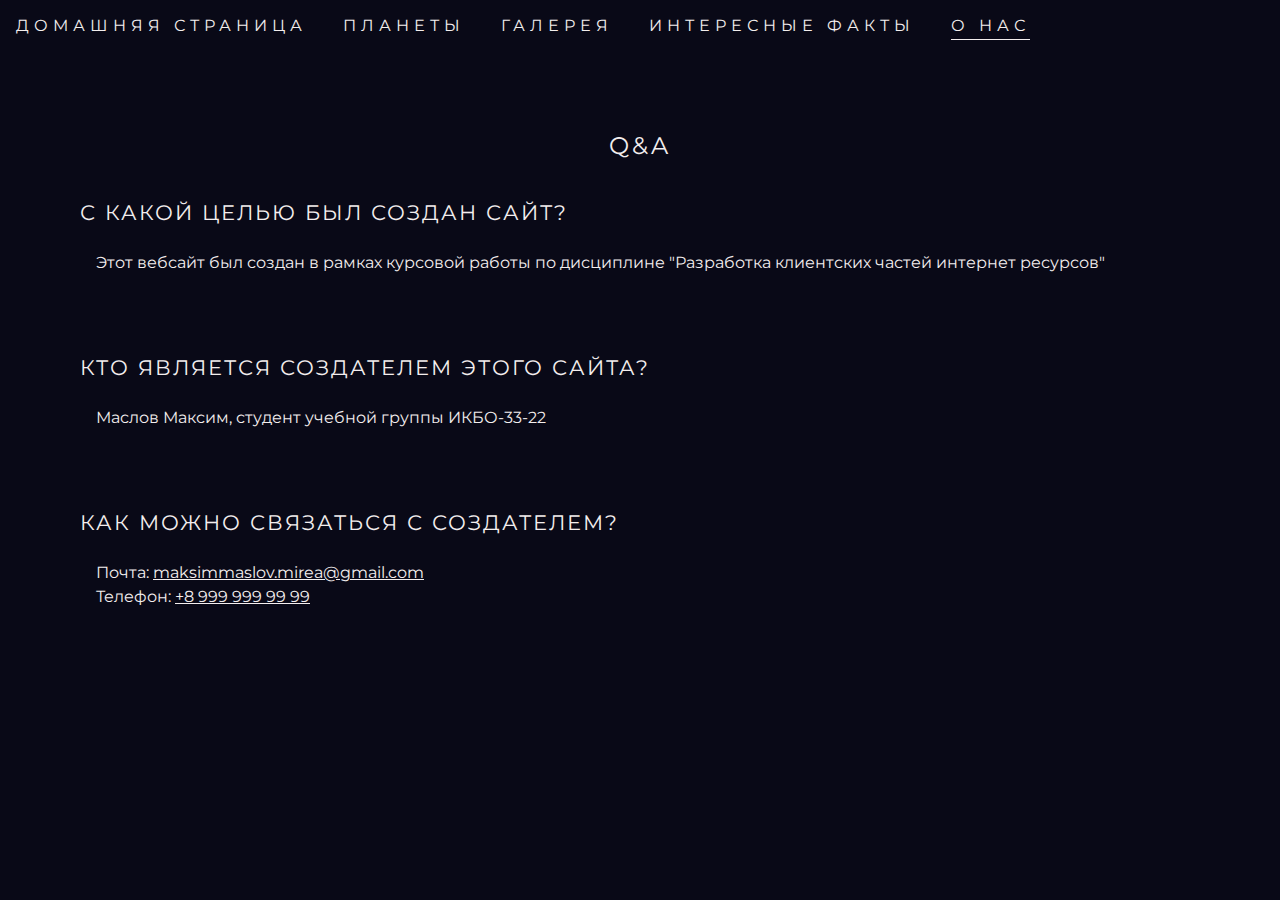
<file: pages/about.html>
<!DOCTYPE html>
<html lang="en">
<head>
    <meta charset="UTF-8">
    <meta name="viewport" content="width=device-width, initial-scale=1.0">
    <meta name="theme-color" content="#090917">
        <link rel="icon" href="../favicon-16x16.png" sizes="16x16" />
    <link rel="icon" href="../favicon-32x32.png" sizes="32x32" />
    <meta name="description" content="о нас">
    <meta name="msapplication-TileColor" content="#13263c">
    <meta name="theme-color" content="#ffffff">
    <title>О нас</title>
    <link rel="stylesheet" href="../css/articles.css"></link>
    <script defer src="../script.js"></script>
</head>
<style>
article p {
    margin-bottom: 5rem;
}
.links {
margin-bottom: 5rem;
}
</style>
<body>
    <div class="wrapper">
        <!--navbar start-->
        <nav>
            <div class="links">
                <ul>
					<li><a href="../index.html">домашняя страница</a></li>
                    <li><a href="../pages/planets.html">планеты</a></li>
                    <li><a href="../pages/gallery.html">галерея</a></li>
                    <li><a href="../pages/facts.html">интересные факты</a></li>
                    <li class="current-page"><a href="../pages/about.html">о нас</a></li>
                </ul>
            </div>
            <div role="button" class="hamburger-menu">
                <div class="bars"></div>
            </div>
            <div class="overlay"></div>
        </nav>
        <!--navbar end-->
        
        <!--main start-->
        <main>
            <article>
				<header> <h1> Q&A </h1> </header>
                <h2>
                    с какой целью был создан сайт?
                </h2>                
                <p>
					Этот вебсайт был создан в рамках курсовой работы по дисциплине "Разработка клиентских частей интернет ресурсов"
                </p>
				<h2> кто является создателем этого сайта? </h2>
                <p>
					Маслов Максим, студент учебной группы ИКБО-33-22 
                </p>
                <h2>
                    Как можно связаться с создателем?
                </h2>
				<p> 
				Почта: <a href="mailto:maksimmaslov.mirea@gmail.com">maksimmaslov.mirea@gmail.com</a> 
				<br>
				Телефон: <a href="tel:89999999999">+8 999 999 99 99</a>
				</p>
                
            </article>
        </main>
        <!--main end-->
    </div>
</body>
</html>
</file>
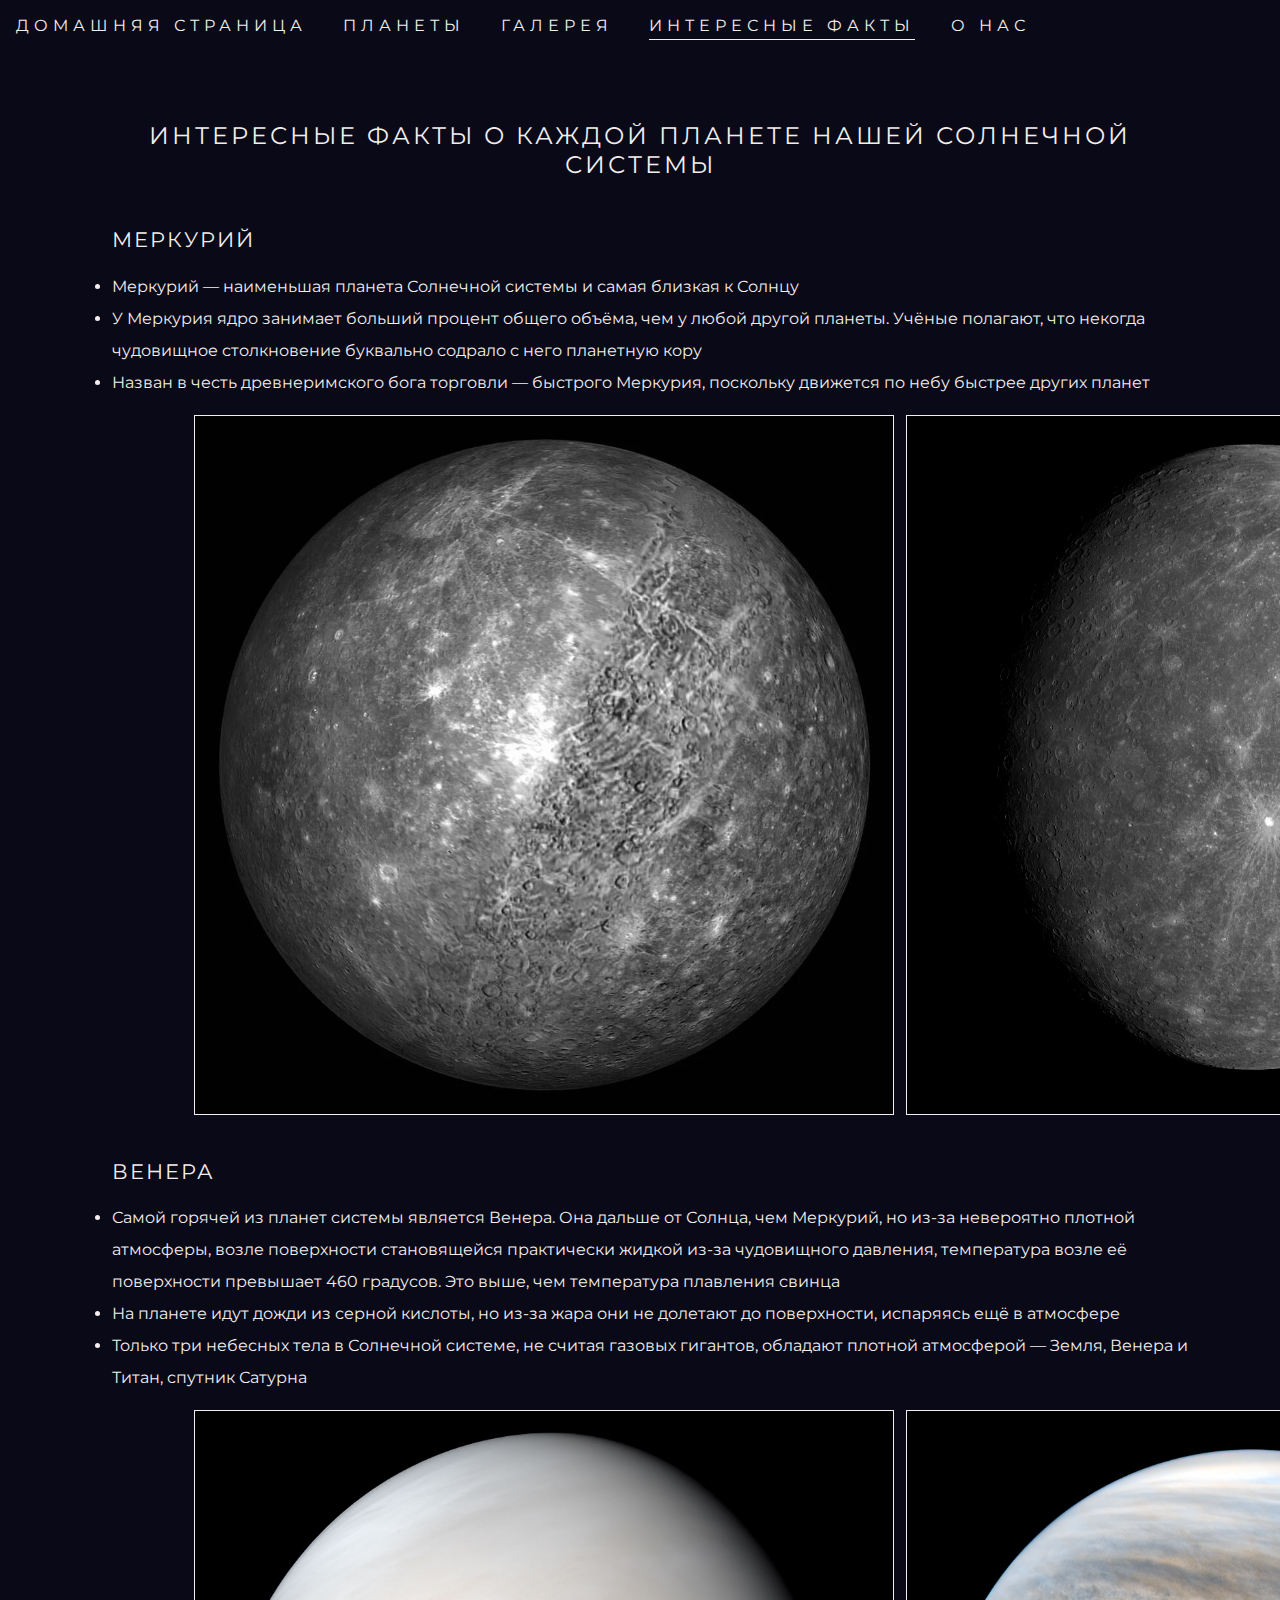
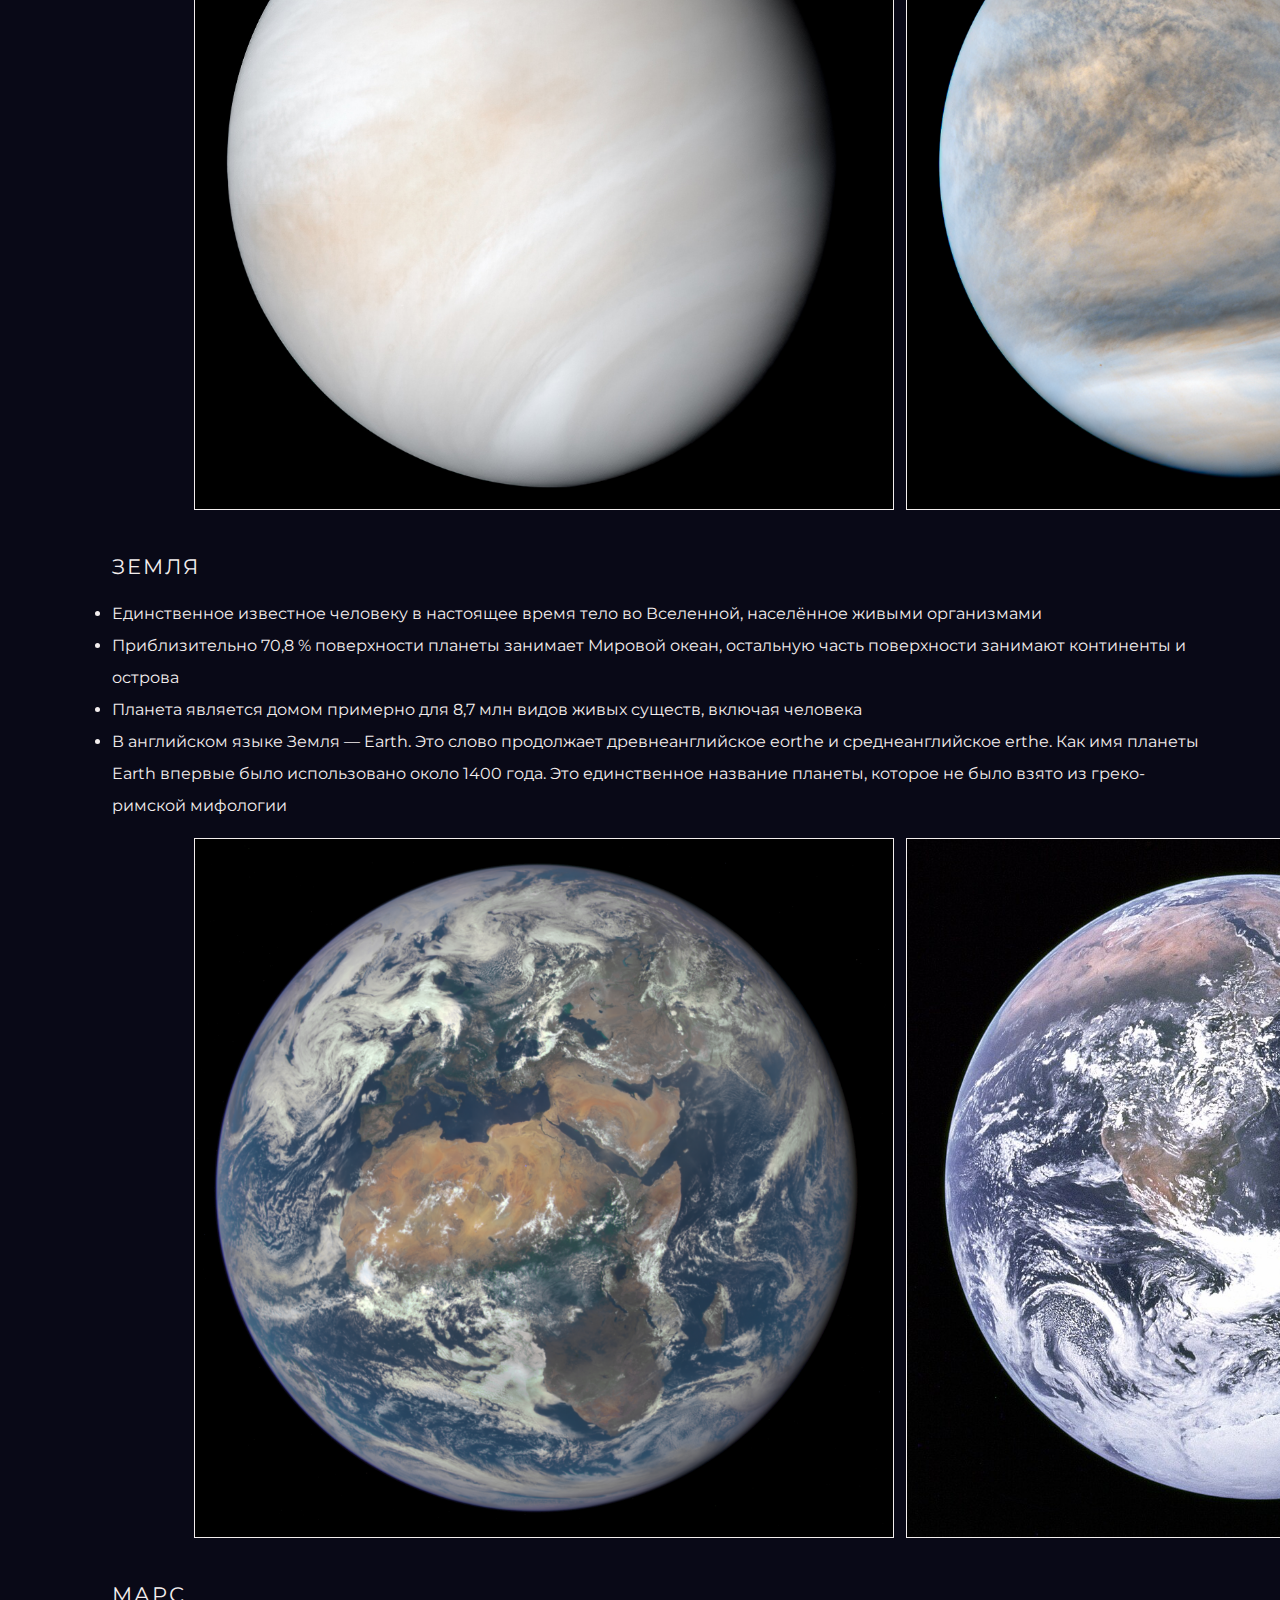
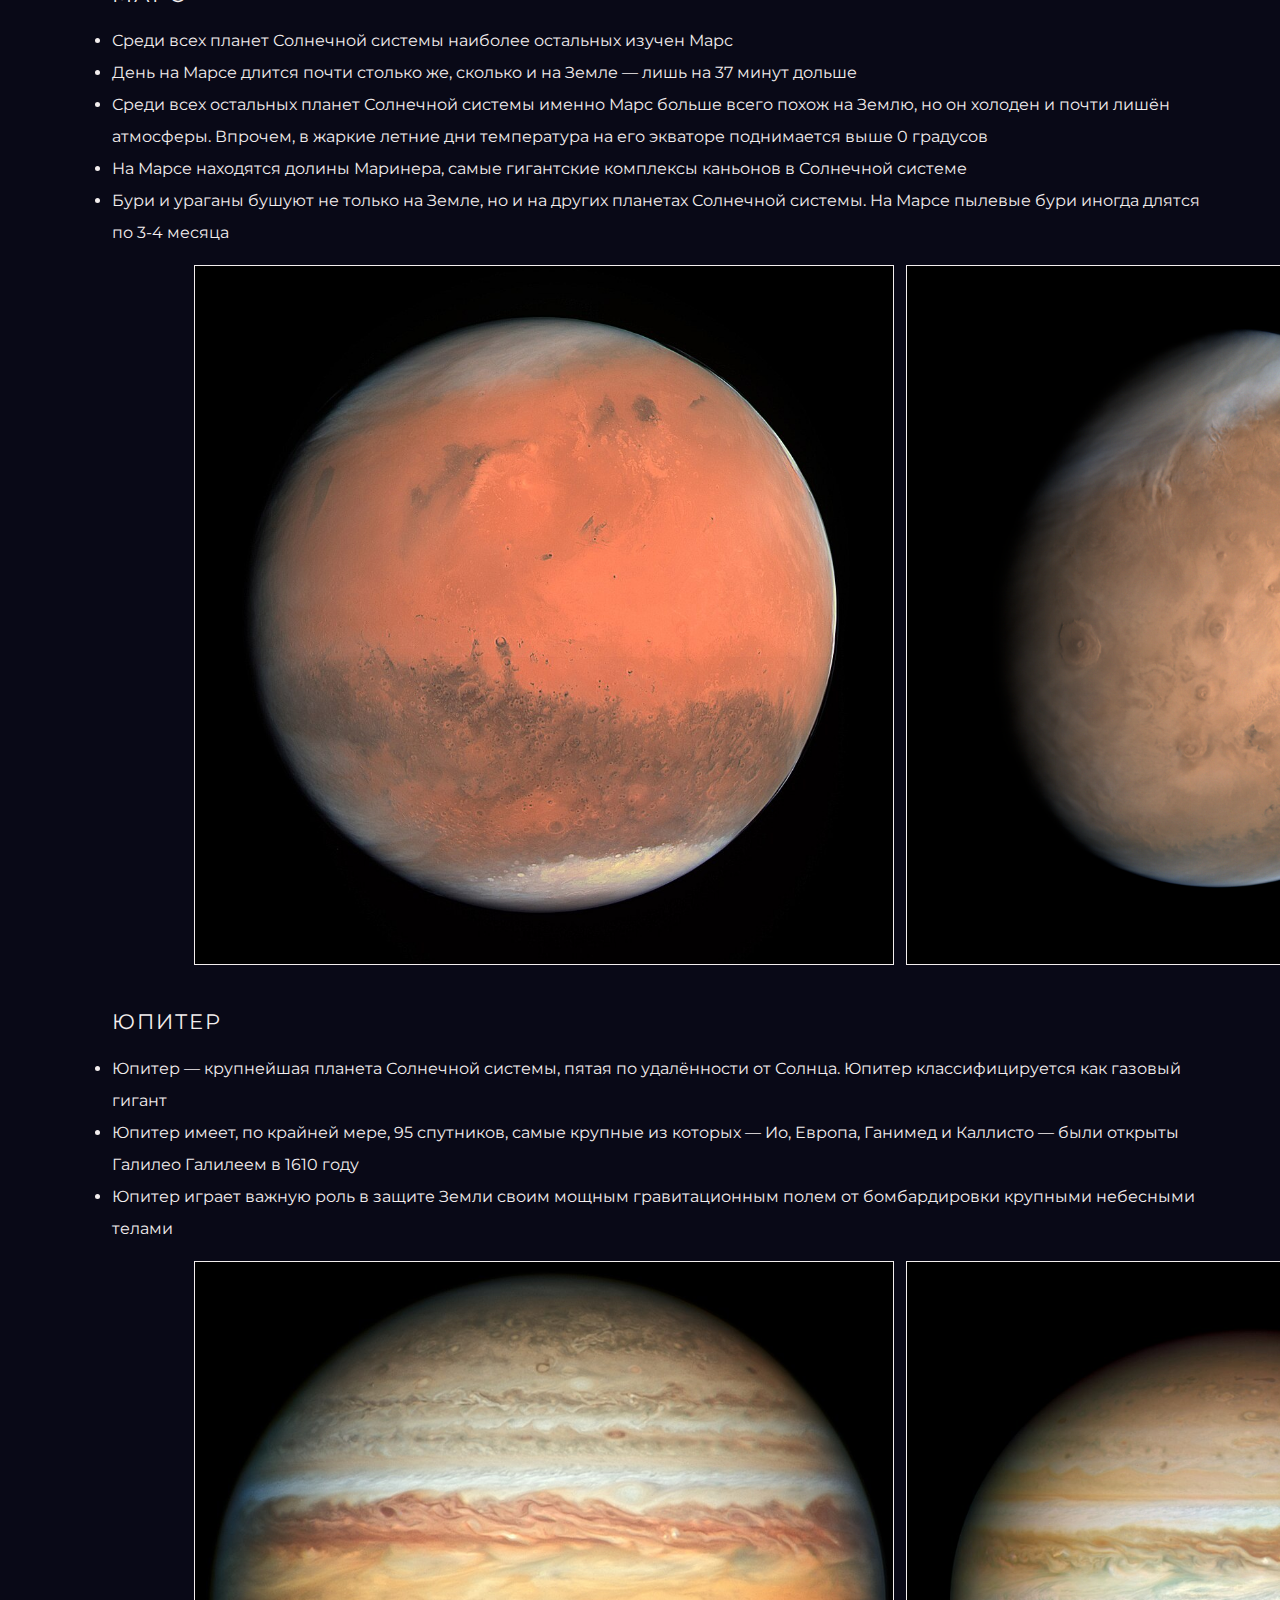
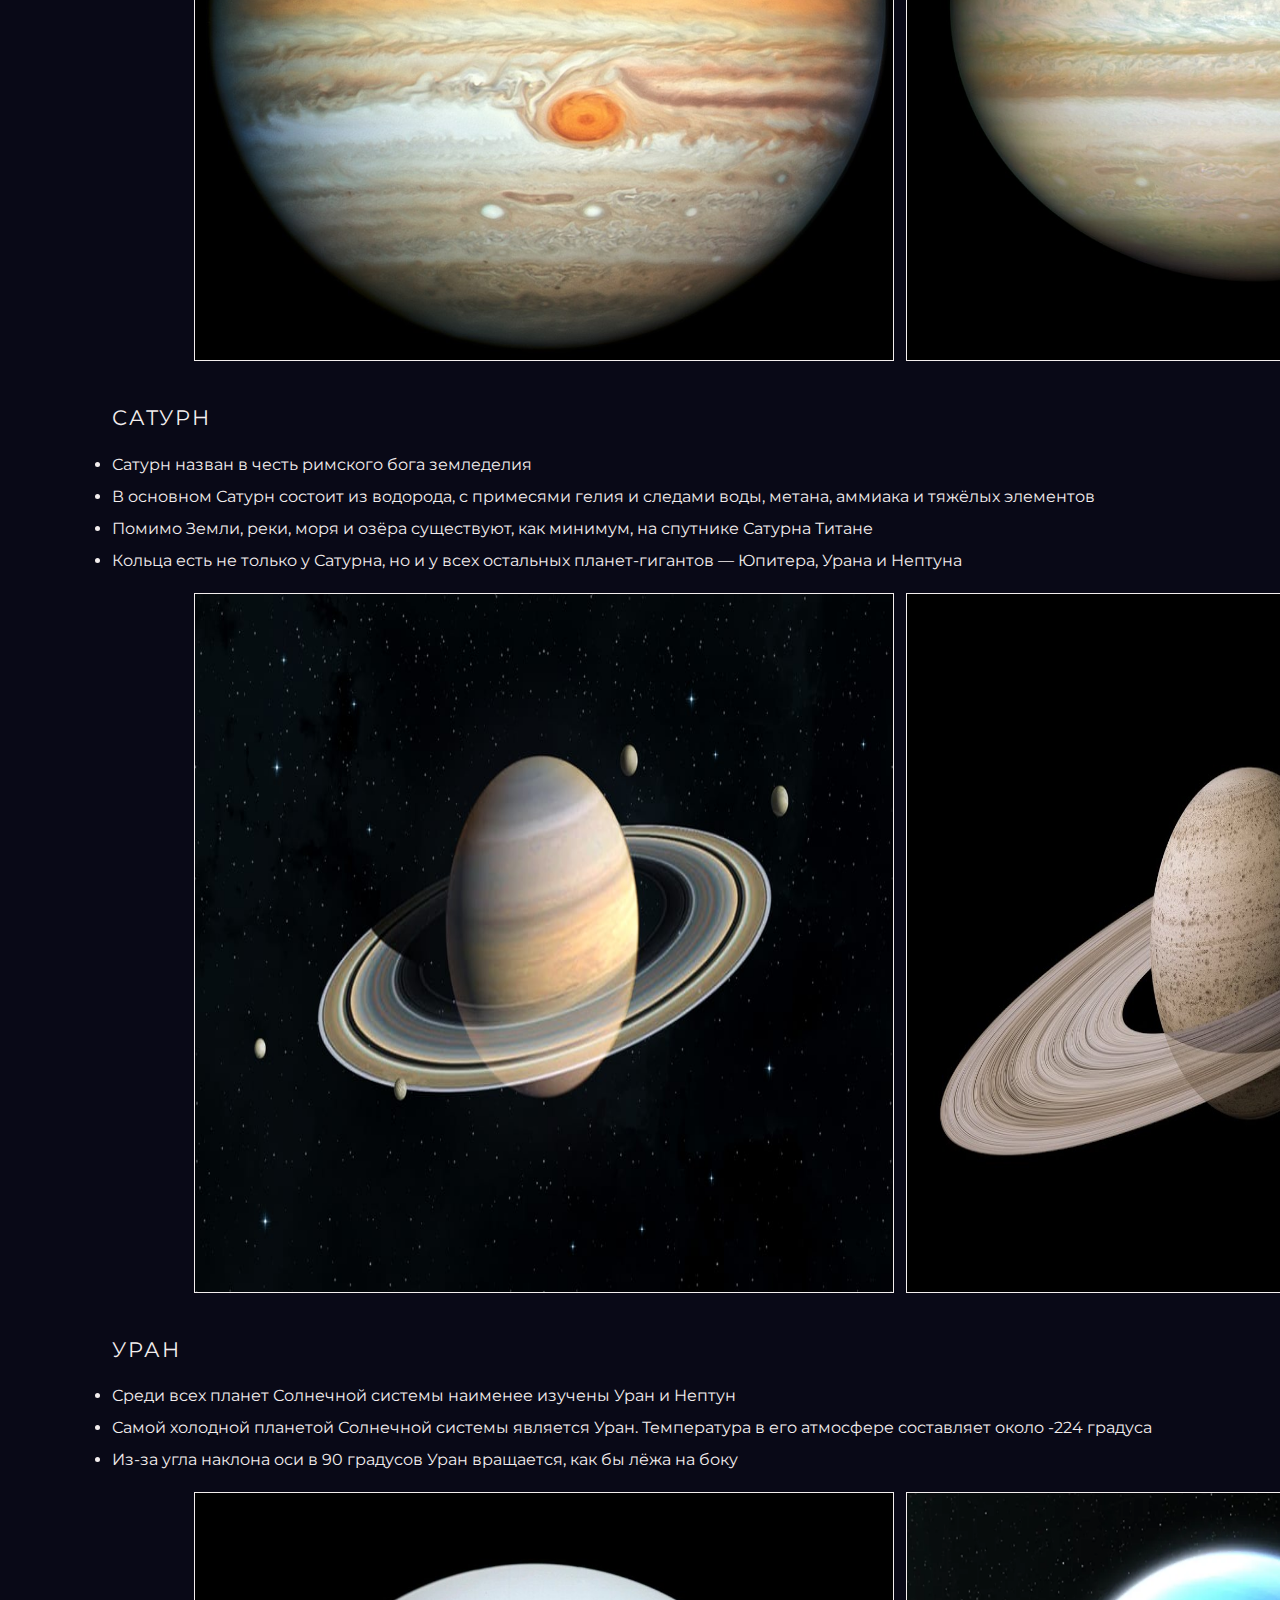
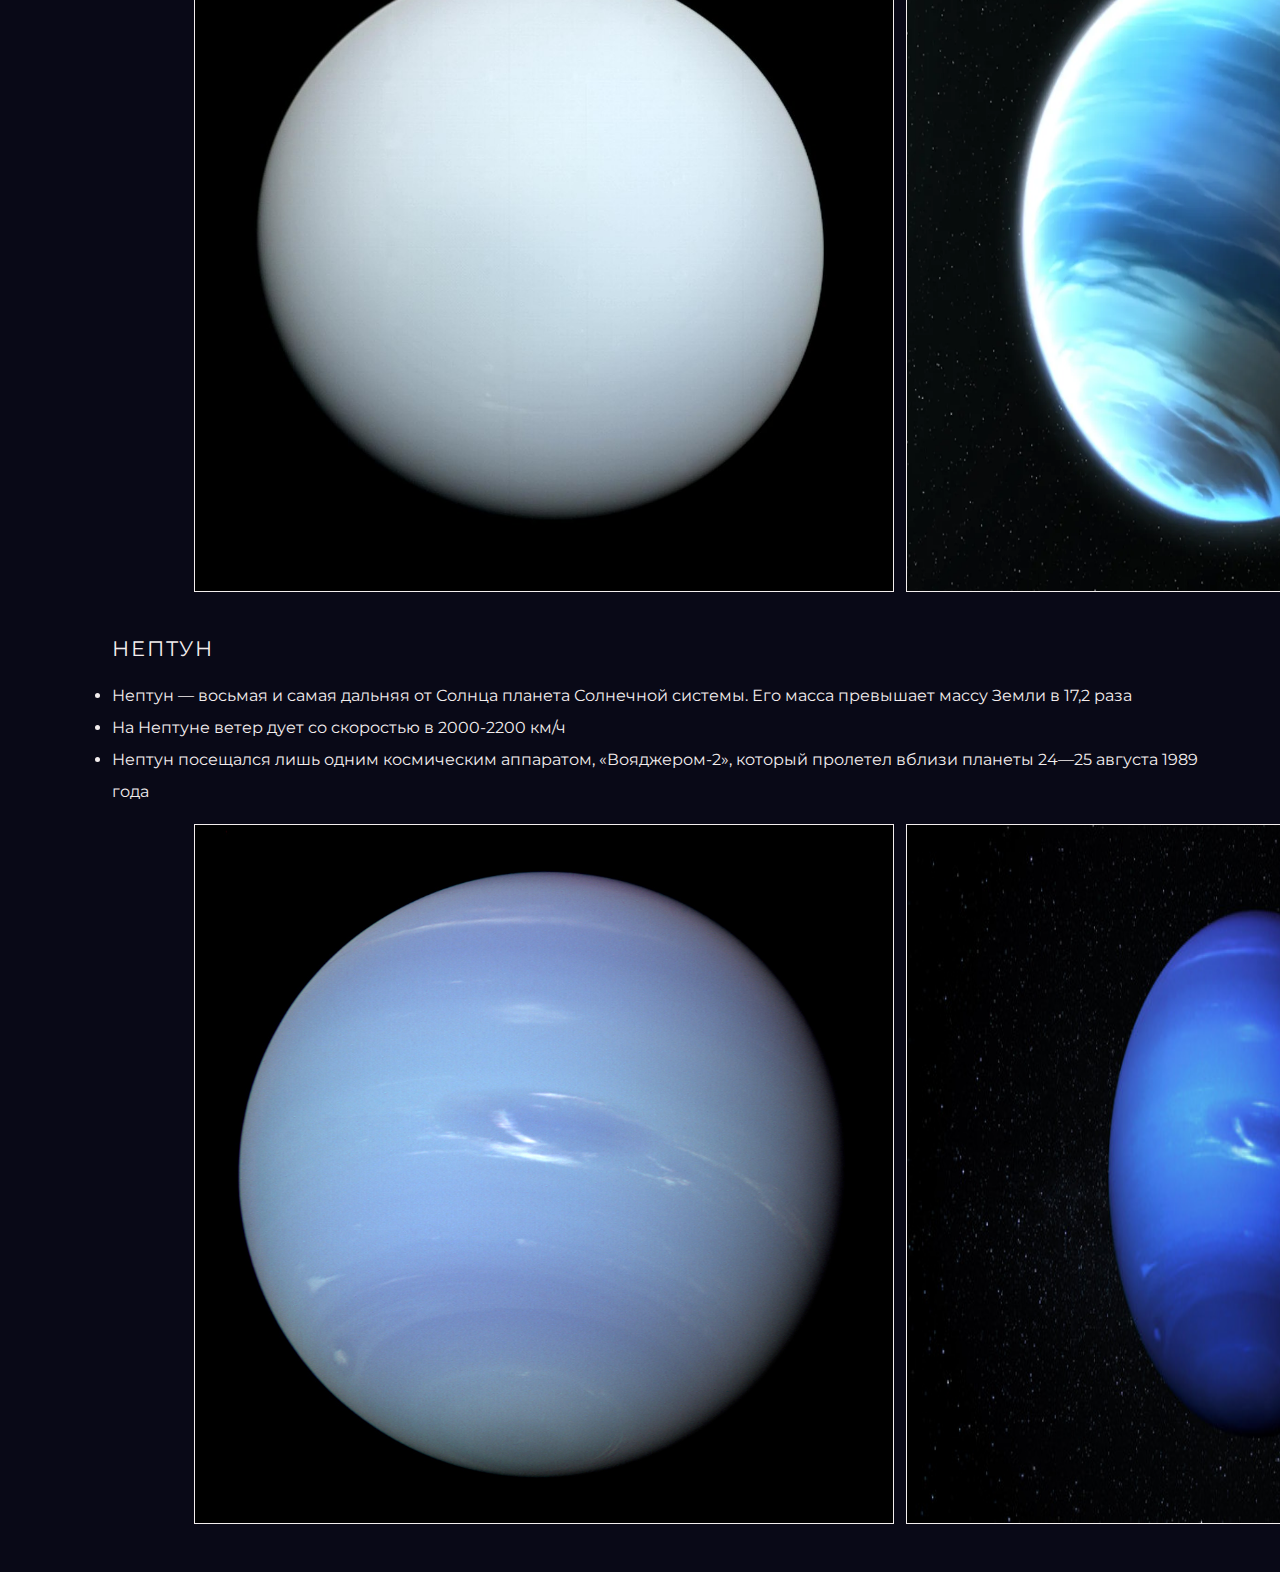
<file: pages/facts.html>
<!DOCTYPE html>
<html lang="en">
<head>
    <meta charset="UTF-8">
    <meta name="viewport" content="width=device-width, initial-scale=1.0">
    <meta name="theme-color" content="#090917">
        <link rel="icon" href="../favicon-16x16.png" sizes="16x16" />
    <link rel="icon" href="../favicon-32x32.png" sizes="32x32" />
    <meta name="description" content="факты">
    <meta name="msapplication-TileColor" content="#13263c">
    <meta name="theme-color" content="#ffffff">
    <title>Интересные факты</title>
    <link rel="stylesheet" href="../css/articles.css"></link>
    <script defer src="../script.js"></script>
</head>

<body>
    <div class="wrapper">
        <!--navbar start-->
        <nav>
            <div class="links">
                <ul>
					<li><a href="../index.html">домашняя страница</a></li>
                    <li><a href="../pages/planets.html">планеты</a></li>
                    <li><a href="../pages/gallery.html">галерея</a></li>
                    <li class="current-page"><a href="../pages/facts.html">интересные факты</a></li>
                    <li><a href="../pages/about.html">о нас</a></li>
                </ul>
            </div>
            <div role="button" class="hamburger-menu">
                <div class="bars"></div>
            </div>
            <div class="overlay"></div>
        </nav>
        <!--navbar end-->

        <!--main start-->
        <main>
            <article>
                <header>
                    <h1>
                        интересные факты о каждой планете нашей солнечной системы
                    </h1>
                </header>
                <div class="research-list">
                    <ul>
					
						<h2> Меркурий </h2>
					    <li> Меркурий — наименьшая планета Солнечной системы и самая близкая к Солнцу </li>
                        <li> У Меркурия ядро занимает больший процент общего объёма, чем у любой другой планеты. Учёные полагают, что некогда чудовищное столкновение буквально содрало с него планетную кору </li>
                        <li> Назван в честь древнеримского бога торговли — быстрого Меркурия, поскольку движется по небу быстрее других планет </li>
						<div class="img-container">
							<img src="../img/article/1.webp" alt="меркурий">
							<img src="../img/article/2.webp" alt="меркурий2">
						</div>
						
                        <h2> Венера </h2>
					    <li> Самой горячей из планет системы является Венера. Она дальше от Солнца, чем Меркурий, но из-за невероятно плотной атмосферы, возле поверхности становящейся практически жидкой из-за чудовищного давления, температура возле её поверхности превышает 460 градусов. Это выше, чем температура плавления свинца </li>
                        <li> На планете идут дожди из серной кислоты, но из-за жара они не долетают до поверхности, испаряясь ещё в атмосфере </li>
                        <li> Только три небесных тела в Солнечной системе, не считая газовых гигантов, обладают плотной атмосферой — Земля, Венера и Титан, спутник Сатурна </li>
						<div class="img-container">
							<img src="../img/article/3.webp" alt="венера">
							<img src="../img/article/4.webp" alt="венера2">
						</div>
						
						<h2> Земля </h2>
					    <li> Единственное известное человеку в настоящее время тело во Вселенной, населённое живыми организмами </li>
                        <li> Приблизительно 70,8 % поверхности планеты занимает Мировой океан, остальную часть поверхности занимают континенты и острова </li>
                        <li> Планета является домом примерно для 8,7 млн видов живых существ, включая человека </li>
                        <li> В английском языке Земля — Earth. Это слово продолжает древнеанглийское eorthe и среднеанглийское erthe. Как имя планеты Earth впервые было использовано около 1400 года. Это единственное название планеты, которое не было взято из греко-римской мифологии </li>
						<div class="img-container">
							<img src="../img/article/5.webp" alt="земля">
							<img src="../img/article/6.webp" alt="земля2">
						</div>
						
						<h2> Марс </h2>
                        <li> Среди всех планет Солнечной системы наиболее остальных изучен Марс </li>
						<li> День на Марсе длится почти столько же, сколько и на Земле — лишь на 37 минут дольше </li>
						<li> Среди всех остальных планет Солнечной системы именно Марс больше всего похож на Землю, но он холоден и почти лишён атмосферы. Впрочем, в жаркие летние дни температура на его экваторе поднимается выше 0 градусов </li>
						<li> На Марсе находятся долины Маринера, самые гигантские комплексы каньонов в Солнечной системе </li>
						<li> Бури и ураганы бушуют не только на Земле, но и на других планетах Солнечной системы. На Марсе пылевые бури иногда длятся по 3-4 месяца </li>
						<div class="img-container">
							<img src="../img/article/7.webp" alt="марс">
							<img src="../img/article/8.webp" alt="марс2">
						</div>
						
						<h2> Юпитер </h2>
                        <li> Юпитер — крупнейшая планета Солнечной системы, пятая по удалённости от Солнца. Юпитер классифицируется как газовый гигант </li>
						<li> Юпитер имеет, по крайней мере, 95 спутников, самые крупные из которых — Ио, Европа, Ганимед и Каллисто — были открыты Галилео Галилеем в 1610 году </li>
						<li> Юпитер играет важную роль в защите Земли своим мощным гравитационным полем от бомбардировки крупными небесными телами </li>
						<div class="img-container">
							<img src="../img/article/9.webp" alt="юпитер">
							<img src="../img/article/10.webp" alt="юпитер2">
						</div>
						
						<h2> Сатурн </h2>
                        <li> Сатурн назван в честь римского бога земледелия </li>
                        <li> В основном Сатурн состоит из водорода, с примесями гелия и следами воды, метана, аммиака и тяжёлых элементов </li>
						<li> Помимо Земли, реки, моря и озёра существуют, как минимум, на спутнике Сатурна Титане </li>
						<li> Кольца есть не только у Сатурна, но и у всех остальных планет-гигантов — Юпитера, Урана и Нептуна </li>
						<div class="img-container">
							<img src="../img/article/11.webp" alt="сатурн">
							<img src="../img/article/12.webp" alt="сатурн2">
						</div>
						
						<h2> Уран </h2>
                        <li> Среди всех планет Солнечной системы наименее изучены Уран и Нептун </li>
                        <li> Самой холодной планетой Солнечной системы является Уран. Температура в его атмосфере составляет около -224 градуса </li>
						<li> Из-за угла наклона оси в 90 градусов Уран вращается, как бы лёжа на боку </li>
						<div class="img-container">
							<img src="../img/article/13.webp" alt="уран">
							<img src="../img/article/14.webp" alt="уран2">
						</div>
						
						<h2> Нептун </h2>
                        <li> Нептун — восьмая и самая дальняя от Солнца планета Солнечной системы. Его масса превышает массу Земли в 17,2 раза </li>
                        <li> На Нептуне ветер дует со скоростью в 2000-2200 км/ч </li>
						<li> Нептун посещался лишь одним космическим аппаратом, «Вояджером-2», который пролетел вблизи планеты 24—25 августа 1989 года </li>
						<div class="img-container">
							<img src="../img/article/15.webp" alt="нептун">
							<img src="../img/article/16.webp" alt="нептун2">
						</div>
						
                    </ul>
                </div>
            

            </article>
        </main>
        <!--main end-->
    </div>
</body>
</html>
</file>
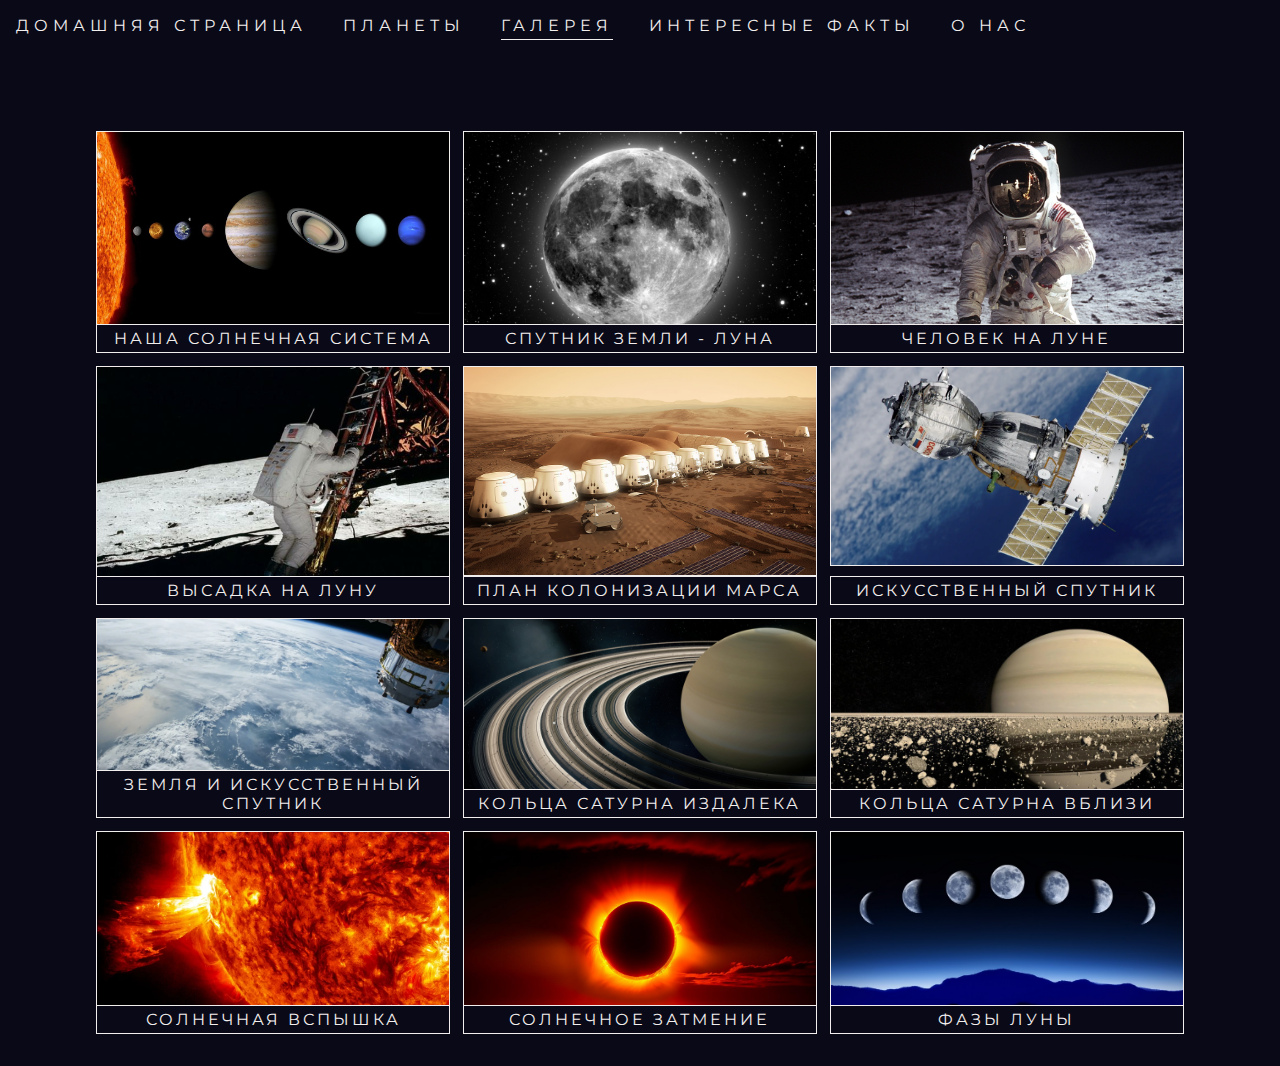
<file: pages/gallery.html>
<!DOCTYPE html>
<html lang="en">
<head>
    <meta charset="UTF-8">
    <meta name="viewport" content="width=device-width, initial-scale=1.0">
    <meta name="theme-color" content="#090917">
        <link rel="icon" href="../favicon-16x16.png" sizes="16x16" />
    <link rel="icon" href="../favicon-32x32.png" sizes="32x32" />
    <meta name="description" content="gallery">
    <meta name="msapplication-TileColor" content="#13263c">
    <meta name="theme-color" content="#ffffff">
    <title>Галерея</title>
    <link rel="stylesheet" href="../css/gallery.css"></link>
    <script defer src="../script.js"></script>
</head>
<body>
    <div class="wrapper">
        <!--navbar start-->
        <nav>
            <div class="links">
                <ul>
					<li><a href="../index.html">домашняя страница</a></li>
                    <li><a href="../pages/planets.html">планеты</a></li>
                    <li class="current-page" ><a href="../pages/gallery.html">галерея</a></li>
                    <li><a href="../pages/facts.html">интересные факты</a></li>
                    <li><a href="../pages/about.html">о нас</a></li>
                </ul>
            </div>
            <div role="button" class="hamburger-menu">
                <div class="bars"></div>
            </div>
            <div class="overlay"></div>
        </nav>
        <!--navbar end-->
        <main>
        <!--gallery start-->
 
        <div class="gallery">
            <div class="img-wrapper">
                <!--img-ONE start-->
                <div class="img-container">
                    <img draggable="false" src="../img/gallery/1.webp" alt="порядок планет в солнечной системе">
                    <div class="overlay">
                        <p>
                            наша солнечная система
                        </p>
                    </div>
                </div>
                <!--img-ONE end-->
                
                <!--img-TWO start-->
                <div class="img-container">
                    <img draggable="false" src="../img/gallery/2.webp" alt="луна">
                    <div class="overlay">
                        <p>
                            спутник земли - луна
                        </p>
                    </div>
                </div>
                <!--img-TWO end-->

                <!--img-THREE start-->
                <div class="img-container">
                    <img draggable="false" src="../img/gallery/3.webp" alt="человек на луне">
                    <div class="overlay">
                        <p>
                            человек на луне
                        </p>
                    </div>
                </div>
                <!--img-THREE end-->

                <!--img-FOUR start-->
                <div class="img-container">
                    <img draggable="false" src="../img/gallery/4.webp" alt="высадка на луну">
                    <div class="overlay">
                        <p>
                            высадка на луну
                        </p>
                    </div>
                </div>
                <!--img-FOUR end-->

                <!--img-FIVE start-->
                <div class="img-container">
                    <img draggable="false" src="../img/gallery/5.webp" alt="план Илона Маска по колонизации луны">
                    <div class="overlay">
                        <p>
                            план колонизации марса
                        </p>
                    </div>
                </div>
                <!--img-FIVE end-->

                <!--img-SIX start-->
                <div class="img-container">
                    <img draggable="false" src="../img/gallery/gallery-6.webp" alt="искусственный спутник">
                    <div class="overlay">
                        <p>
                            искусственный спутник
                        </p>
                    </div>
                </div>
                <!--img-SIX end-->

                <!--img-SEVEN start-->
                <div class="img-container">
                    <img draggable="false" src="../img/gallery/gallery-7.webp" alt="искусственный спутник на фоне земли">
                    <div class="overlay">
                        <p>
                            земля и искусственный спутник
                        </p>
                    </div>
                </div>
                <!--img-SEVEN end-->

                <!--img-EIGHT start-->
                <div class="img-container">
                    <img draggable="false" src="../img/gallery/8.webp" alt="кольца сатурна издалека">
                    <div class="overlay">
                        <p>
                            кольца сатурна издалека
                        </p>
                    </div>
                </div>
                <!--img-EIGHT end-->

                <!--img-NINE start-->
                <div class="img-container">
                    <img draggable="false" src="../img/gallery/9.webp" alt="кольца сатурна вблизи">
                    <div class="overlay">
                        <p>
                            кольца сатурна вблизи
                        </p>
                    </div>
                </div>
                <!--img-NINE end-->

                <!--img-TEN start-->
                <div class="img-container">
                    <img draggable="false" src="../img/gallery/10.webp" alt="вспышки на солнце">
                    <div class="overlay">
                        <p>
                            солнечная вспышка
                        </p>
                    </div>
                </div>
                <!--img-TEN end-->

                <!--img-ELEVEN start-->
                <div class="img-container">
                    <img draggable="false" src="../img/gallery/11.webp" alt="солнечное затмение">
                    <div class="overlay">
                        <p>
                            солнечное затмение
                        </p>
                    </div>
                </div>
                <!--img-ELEVEN end-->

                <!--img-TWELVE start-->
                <div class="img-container">
                    <img draggable="false" src="../img/gallery/12.webp" alt="фазы луны">
                    <div class="overlay">
                        <p>
                            фазы луны
                        </p>
                    </div>
                </div>
                <!--img-TWELVE end-->
            </div>
        </div>
        <!--gallery end-->

        <!--main end-->
        </main>
    </div>
</body>
</html>
</file>
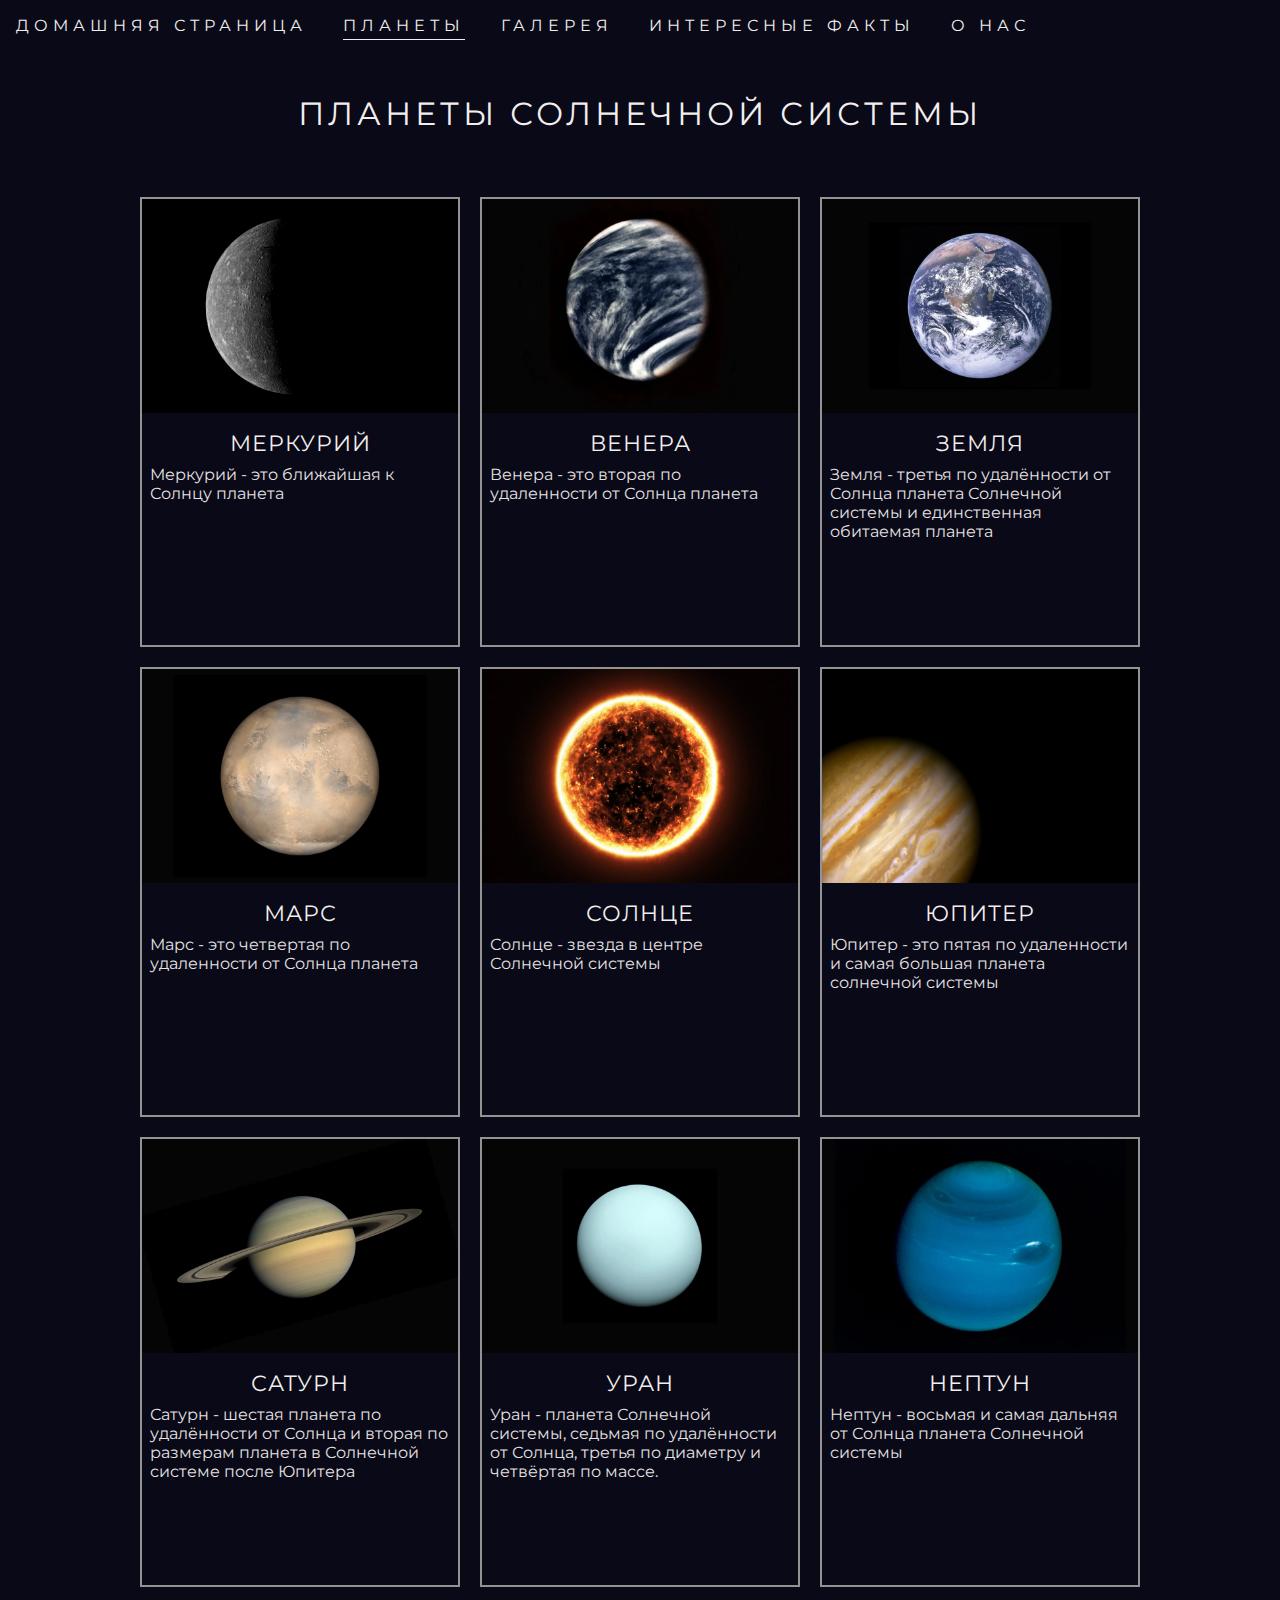
<file: pages/planets.html>
<!DOCTYPE html>
<html lang="en">
<head>
    <meta charset="UTF-8">
    <meta name="viewport" content="width=device-width, initial-scale=1.0">
    <meta name="theme-color" content="#090917">
        <link rel="icon" href="../favicon-16x16.png" sizes="16x16" />
    <link rel="icon" href="../favicon-32x32.png" sizes="32x32" />
    <meta name="description" content="planets">
    <meta name="msapplication-TileColor" content="#13263c">
    <meta name="theme-color" content="#ffffff">
    <title>Планеты</title>
    <link rel="stylesheet" href="../css/planets.css"></link>
    <script defer src="../script.js"></script>
</head>
<body>
    <div class="wrapper">
        <!--navbar start-->
        <nav>
            <div class="links">
                <ul>
					<li><a href="../index.html">домашняя страница</a></li>
                    <li class="current-page"><a href="../pages/planets.html">планеты</a></li>
                    <li><a href="../pages/gallery.html">галерея</a></li>
                    <li><a href="../pages/facts.html">интересные факты</a></li>
                    <li><a href="../pages/about.html">о нас</a></li>
                </ul>
            </div>
            <div role="button" class="hamburger-menu">
                <div class="bars"></div>
            </div>
            <div class="overlay"></div>
        </nav>
        <!--navbar end-->
        </nav>
        
        <!--main start-->
        <!--solar system start-->
        <main>
            
            <!--solar system end-->

            <div class="title">
                <h1>
                    планеты солнечной системы
                </h1>
            </div>

            <!--planetary cards start-->
            <div class="planetary-cards">
                <!--mercury card start-->
                <div class="card">
                    <div class="card-contents">
					<a href="https://ru.wikipedia.org/wiki/%D0%9C%D0%B5%D1%80%D0%BA%D1%83%D1%80%D0%B8%D0%B9">
                        <img src="../img/planets/mercury.webp" alt="планета меркурий">
                        <h2>
                            меркурий
                        </h2>
                        <p>
                            Меркурий - это ближайшая к Солнцу планета
                        </p>
					</a>
                    </div>
                </div>
                <!--mercury card end-->

                <!--venus card start-->
                <div class="card">
                    <div class="card-contents">
					<a href="https://ru.wikipedia.org/wiki/%D0%92%D0%B5%D0%BD%D0%B5%D1%80%D0%B0">
                        <img src="../img/planets/venus.webp" alt="планета венера">
                        <h2>
                           венера
                        </h2>
                        <p>
                            Венера - это вторая по удаленности от Солнца планета
                        </p>
					</a>
                    </div>
                </div>
                <!--venus card end-->
                
                <!--earth card start-->
                <div class="card">
                    <div class="card-contents">
					<a href="https://ru.wikipedia.org/wiki/%D0%97%D0%B5%D0%BC%D0%BB%D1%8F">
                        <img src="../img/planets/earth.webp" alt="планета земля">
                        <h2>
                            земля
                        </h2>
                        <p>
                            Земля - третья по удалённости от Солнца планета Солнечной системы и единственная обитаемая планета
                        </p>
					</a>
                    </div>
                </div>
                <!--earth card end-->

                <!--mars card start-->
                <div class="card">
                    <div class="card-contents">
					<a href="https://ru.wikipedia.org/wiki/%D0%9C%D0%B0%D1%80%D1%81">
                        <img src="../img/planets/mars.webp" alt="планета марс">
                        <h2>
                            марс
                        </h2>
                        <p>
							Марс - это четвертая по удаленности от Солнца планета
                        </p>
					</a>
                    </div>
                </div>
                <!--mars card end-->
                
                <!--the sun start-->
                <div class="card">
                    <div class="card-contents">
					<a href="https://ru.wikipedia.org/wiki/%D0%A1%D0%BE%D0%BB%D0%BD%D1%86%D0%B5">
                        <img src="../img/planets/sun.webp" alt="звезда по имени солнце">
                        <h2>
                            солнце
                        </h2>
                        <p>
							Солнце - звезда в центре Солнечной системы                        
						</p>
					</a>
                    </div>
                </div>
                <!--the sun end-->

                <!--jupiter card start-->
                <div class="card">
                    <div class="card-contents">
					<a href="https://ru.wikipedia.org/wiki/%D0%AE%D0%BF%D0%B8%D1%82%D0%B5%D1%80">
                        <img src="../img/planets/jupiter.webp" alt="планета юпитер">
                        <h2>
                            юпитер
                        </h2>
                        <p>
							Юпитер - это пятая по удаленности и самая большая планета солнечной системы
                        </p>
					</a>
                    </div>
                </div>
                <!--jupiter card end-->

                <!--saturn card start-->
                <div class="card">
                    <div class="card-contents">
					<a href="https://ru.wikipedia.org/wiki/%D0%A1%D0%B0%D1%82%D1%83%D1%80%D0%BD">
                        <img src="../img/planets/saturn.webp" alt="планета сатурн">
                        <h2>
                            сатурн
                        </h2>
                        <p>
							Сатурн - шестая планета по удалённости от Солнца и вторая по размерам планета в Солнечной системе после Юпитера
                        </p>
					</a>
                    </div>
                </div>
                <!--saturn card end-->

                <!--uranus card start-->
                <div class="card">
                    <div class="card-contents">
					<a href="https://ru.wikipedia.org/wiki/%D0%A3%D1%80%D0%B0%D0%BD_(%D0%BF%D0%BB%D0%B0%D0%BD%D0%B5%D1%82%D0%B0)">
                        <img src="../img/planets/uranus.webp" alt="планета уран">
                        <h2>
                            уран
                        </h2>
                        <p>
							Уран - планета Солнечной системы, седьмая по удалённости от Солнца, третья по диаметру и четвёртая по массе.
                        </p>
					</a>
                    </div>
                </div>
                <!--uranus card end-->

                <!--neptune card start-->
                <div class="card">
                    <div class="card-contents">
					<a href="https://ru.wikipedia.org/wiki/%D0%9D%D0%B5%D0%BF%D1%82%D1%83%D0%BD">
                        <img src="../img/planets/neptune.webp" alt="планета нептун">
                        <h2>
                            нептун
                        </h2>
                        <p>
							Нептун - восьмая и самая дальняя от Солнца планета Солнечной системы
                        </p>
					</a>
                    </div>

                </div>
                <!--neptune card end-->
            </div>
            <!--planetary cards end-->
        </main>
        <!--main end-->
    </div>
</body>
</html>
</file>
<file: css/articles.css>
@import url('https://fonts.googleapis.com/css2?family=Montserrat:ital,wght@0,100;0,200;0,300;0,400;0,500;0,600;0,700;0,800;0,900;1,100;1,200;1,300;1,400;1,500;1,600;1,700;1,800;1,900&display=swap');

* {
    margin: 0;
    padding: 0;
    box-sizing: border-box;
}

:root {
    --background: #090917;
    --font: #f3eeee;
    --scrollbar: #e8e5e5;
}

/*scrollbar start*/
::-webkit-scrollbar {
    width: .5rem;
}

::-webkit-scrollbar-track {
    background: var(--background);
}

::-webkit-scrollbar-thumb {
    background-color: var(--scrollbar);
    border-radius: 15px;
}

/*scrollbar end*/

/*focus start*/

a:focus {
    outline: var(--font) 1px solid;
    padding: .5rem;
}

a:focus:not(:focus-visible) {
    outline: none;
    padding: 0;
}

/*focus end*/

body {
    width: 100%;
    height: 100vh;
    background-color: var(--background);
    font-family: 'Montserrat', sans-serif;
    cursor: default;
}

@keyframes fadeOnLoad {
    0% {
        opacity: 0;
        transform: translateY(0);
    }
    100% {
        opacity: 1;
        transform: translateY(0);
    }
}

/*navbar start*/

.links {
    display: flex;
    align-items: center;
    justify-content: flex-start;
}

.links ul li {
    display: inline-block;
    list-style: none;
    padding: 1rem;
}

.links ul li a {
    position: relative;
    color: var(--font);
    text-decoration: none;
    text-transform: uppercase;
    letter-spacing: 5px;
    transition: 350ms ease all;
    -webkit-tap-highlight-color: transparent;
}

.links ul li a::before {
    content: '';
    position: absolute;
    bottom: -5px;
    left: 50%;
    width: 0;
    height: 1px;
    background-color: var(--font);
    transition: 350ms ease;
}

.links ul li.current-page a::before,
.links ul li a:hover::before {
    width: 100%;
    left: 0;
}

.links ul li a:visited {
    color: var(--font);
}

.hamburger-menu {
    display: none;
    align-items: center;
    justify-content: center;
    position: absolute;
    top: .75rem;
    left: 1rem;
    height: 2rem;
    width: 1.25rem;
    background-color: transparent;
    cursor: pointer;
    -webkit-tap-highlight-color: transparent;
    z-index: 15;
}

.bars {
    position: relative;
    height: 3px;
    width: 100%;
    border-radius: 5px;
    background-color: transparent;
}

.bars::before,
.bars::after {
    content: '';
    position: absolute;
    height: 70%;
    width: 100%;
    border-radius: 5px;
    background-color: var(--font);
    transition: 350ms ease;
}

.bars::before {
    transform: translateY(-4px);
}

.bars::after {
    transform: translateY(4px);
}

.wrapper.active .hamburger-menu .bars::before {
    transform: translateY(0) rotate(45deg);
}

.wrapper.active .hamburger-menu .bars::after {
    transform: translateY(0) rotate(-45deg);
}

/*navbar end*/

/*main start*/

.wrapper {
    padding-bottom: 2rem;
}

h2 {
	margin: 20px auto 10px ;
    text-transform: uppercase;
    font-size: clamp(1.0rem, 3vw, 1.3rem);
    font-weight: 400;
    letter-spacing: 2px;
}

a {
  color: inherit; /* Наследуем цвет от родительского элемента */
}

article {
    color: var(--font);
	margin: 0rem 5rem;
}

article h1 {
    text-align: center;
    margin: 70px auto 40px ;
    text-transform: uppercase;
    font-size: clamp(1.1rem, 3vw, 1.5rem);
    font-weight: 400;
    letter-spacing: 3px;
}

article p {
    margin: 10px auto;
    padding: 1rem 1rem 0 1rem;
    line-height: 1.5;
}

article .research-list ul {
    list-style: disc;
    margin-left: 2rem;
    line-height: 2;
}

article .img-container {
    display: grid;
    grid-template-columns: repeat(2,1fr);
    gap: .75rem;
    margin: 0rem 4rem;
    padding: 1rem 1.1rem;
}

.img-container img {
    display: block;
    height: 700px;
    width: 700px;
    border: var(--font) solid 1px;
    text-align: center;
    letter-spacing: .20px;
}

/*main end*/

/*media query's start*/

@media screen and (max-width: 1368px) and (hover: none) and (pointer: coarse) {
    .no-scroll {
        overflow-y: hidden;
    }

    .wrapper.active .links {
        transform: translateX(0);
    }
	
    .wrapper.active .overlay {
        opacity: 1;
        pointer-events: all;
    }
	
    .links {
        display: flex;
        align-items: center;
        justify-content: center;
        top: 0;
        right: 0;
        position: fixed;
        height: 100%;
        width: 100%;
        background-color: var(--background);
        transform: translateY(-100%);
        transition: 300ms;
        overflow-y: auto;
        z-index: 15;
    }
	
    .links ul li {
        display: flex;
        flex-direction: column;
        padding: 1.75rem;
    }
	
    .links ul li a {
        color: var(--font);
    }
	
    .links ul li a::before {
        content: none;
    }
	
    .hamburger-menu {
        display: flex;
    }
	
    .overlay {                               
        display: block;
        position: fixed;
        inset: 0;
        background-color: rgba(0, 0, 0, .7);
        opacity: 0;
        pointer-events: none;
        transition: 300ms;
        z-index: 10;
    }
}

@media screen and (max-width: 430px) {
	article {
		margin: 0rem 1rem;
	}
    article .img-container {
        grid-template-columns: repeat(2,5fr);
		margin: 0rem 0rem;
		padding: 0rem 0rem;
    }
	article .img-container img{
		height: 130px;
		width: 130px;
	}
	p a {
		font-size:18px;
	}
}

@media screen and (min-width: 431px) and (max-width: 916px) {
    article .img-container {
        grid-template-columns: repeat(2,5fr);
		margin: 0rem 0rem;
		padding: 0rem 0rem;
    }
	article .img-container img{
		height: 250px;
		width: 250px;
	}
}
/*media query's end*/
</file>
<file: css/gallery.css>
@import url('https://fonts.googleapis.com/css2?family=Montserrat:ital,wght@0,100;0,200;0,300;0,400;0,500;0,600;0,700;0,800;0,900;1,100;1,200;1,300;1,400;1,500;1,600;1,700;1,800;1,900&display=swap');

* {
    margin: 0;
    padding: 0;
    box-sizing: border-box;
}

:root {
    --background: #090917;
    --font: #f3eeee;
    --scrollbar: #e8e5e5;
}

/*scrollbar start*/

::-webkit-scrollbar {
    width: .5rem;
}

::-webkit-scrollbar-track {
    background: var(--background);
}

::-webkit-scrollbar-thumb {
    background-color: var(--scrollbar);
    border-radius: 15px;
}

/*scrollbar end*/

/*focus start*/

a:focus {
    outline: var(--font) 1px solid;
    padding: .5rem;
}

a:focus:not(:focus-visible) {
    outline: none;
    padding: 0;
}

/*focus end*/

body {
    width: 100%;
    height: 100vh;
    background-color: var(--background);
    font-family: 'Montserrat', sans-serif;
    cursor: default;
}

/*navbar start*/

.links {
    display: flex;
    align-items: center;
    justify-content: flex-start;
}

.links ul li {
    display: inline-block;
    list-style: none;
    padding: 1rem;
}

.links ul li a {
    position: relative;
    color: var(--font);
    text-decoration: none;
    text-transform: uppercase;
    letter-spacing: 5px;
    transition: 350ms ease all;
    -webkit-tap-highlight-color: transparent;
}

.links ul li a::before {
    content: '';
    position: absolute;
    bottom: -5px;
    left: 50%;
    width: 0;
    height: 1px;
    background-color: var(--font);
    transition: 350ms ease;
}

.links ul li.current-page a::before,
.links ul li a:hover::before {
    width: 100%;
    left: 0;
}

.links ul li a:visited {
    color: var(--font);
}

.hamburger-menu {
    display: none;
    align-items: center;
    justify-content: center;
    position: absolute;
    top: .75rem;
    left: 1rem;
    height: 2rem;
    width: 1.25rem;
    background-color: transparent;
    cursor: pointer;
    -webkit-tap-highlight-color: transparent;
    z-index: 15;
}

.bars {
    position: relative;
    height: 3px;
    width: 100%;
    border-radius: 5px;
    background-color: transparent;
}

.bars::before,
.bars::after {
    content: '';
    position: absolute;
    height: 70%;
    width: 100%;
    border-radius: 5px;
    background-color: var(--font);
    transition: 350ms ease;
}

.bars::before {
    transform: translateY(-4px);
}

.bars::after {
    transform: translateY(4px);
}

.wrapper.active .hamburger-menu .bars::before {
    transform: translateY(0) rotate(45deg);
}

.wrapper.active .hamburger-menu .bars::after {
    transform: translateY(0) rotate(-45deg);
}

/*navbar end*/

/*gallery start*/

.wrapper {
    padding-bottom: 2rem;
}

.gallery {
    width: 85%;
    height: auto;
    margin: 80px auto 0;
    max-width: 1400px;
}

.img-wrapper {
    display: grid;
    grid-template-columns: repeat(3, 1fr);
    gap: .8rem;
}

.img-wrapper img {
    display: block;
    border: var(--font) solid 1px;
    width: 100%;
    height: auto;
}

.img-container {
    position: relative;
}

.img-container .overlay {
    border: var(--font) solid 1px;
    position: absolute;
    bottom: 0;
    width: 100%;
    text-align: center;
    background: var(--background);
    padding: .25rem;
    color: var(--font);
}

.img-container .overlay p {
    font-size: clamp(.95rem, 3vw, 1rem);
    text-transform: uppercase;
    letter-spacing: 3px;
}

/*gallery end*/

/*media query's start*/

@media screen and (max-width: 1368px) and (hover: none) and (pointer: coarse) {
    .no-scroll {
        overflow-y: hidden;
    }
	
    .wrapper.active .links {
        transform: translateX(0);
    }
	
    .wrapper.active .overlay {
        opacity: 1;
        pointer-events: all;
    }
	
    .links {
        display: flex;
        align-items: center;
        justify-content: center;
        top: 0;
        right: 0;
        position: fixed;
        height: 100%;
        width: 100%;
        background-color: var(--background);
        transform: translateY(-100%);
        transition: 300ms;
        overflow-y: auto;
        z-index: 15;
    }
	
    .links ul li {
        display: flex;
        flex-direction: column;
        padding: 1.75rem;
    }
	
    .links ul li a {
        color: var(--font);
    }
	
    .links ul li a::before {
        content: none;
    }
	
    .hamburger-menu {
        display: flex;
    }
	
    nav .overlay {                               
        display: block;
        position: fixed;
        inset: 0;
        background-color: rgba(0, 0, 0, .7);
        opacity: 0;
        pointer-events: none;
        transition: 300ms;
        z-index: 10;
    }
}
@media screen and (max-width: 430px) {
    .gallery {
        width: 90%;
    }
	
    .img-wrapper {
        grid-template-columns: repeat(1, 1fr);
    }
}
@media screen and (min-width: 431px) and (max-width: 916px) {
    .gallery {
        width: 90%;
    }
	
    .img-wrapper {
        grid-template-columns: repeat(2, 1fr);
    }
}
/*media query's end*/
</file>
<file: css/planets.css>
@import url('https://fonts.googleapis.com/css2?family=Montserrat:ital,wght@0,100;0,200;0,300;0,400;0,500;0,600;0,700;0,800;0,900;1,100;1,200;1,300;1,400;1,500;1,600;1,700;1,800;1,900&display=swap');

* {
    margin: 0;
    padding: 0;
    box-sizing: border-box;
}

:root {
    --background: #090917;
    --font: #f3eeee;
    --border: #949393;
    --sun: #cc6723;
    --mercury: #e5dcdc;
    --venus: #737ede;
    --earth: #4d89c9; 
    --mars: #dfc0a1;
    --jupiter: #bd9260;
    --saturn: #d4b776;
    --uranus: #b6d2ef;
    --neptune: #0072a8;
    --scrollbar: #e8e5e5;
}

/*scrollbar start*/

::-webkit-scrollbar {
    width: .5rem;
}

::-webkit-scrollbar-track {
    background: var(--background);
}

::-webkit-scrollbar-thumb {
    background-color: var(--scrollbar);
    border-radius: 15px;
}

/*scrollbar end*/

/*focus start*/

a:focus {
    outline: var(--font) 1px solid;
    padding: .5rem;
}

a:focus:not(:focus-visible) {
    outline: none;
    padding: 0;
}

/*focus end*/

body {
    width: 100%;
    height: 100vh;
    background-color: var(--background);
    font-family: 'Montserrat', sans-serif;
    cursor: default;
}

/*navbar start*/

.links {
    display: flex;
    align-items: center;
    justify-content: flex-start;
}

.links ul li {
    display: inline-block;
    list-style: none;
    padding: 1rem;
}

.links ul li a {
    position: relative;
    color: var(--font);
    text-decoration: none;
    text-transform: uppercase;
    letter-spacing: 5px;
    transition: 350ms ease all;
    -webkit-tap-highlight-color: transparent;
}

.links ul li a::before {
    content: '';
    position: absolute;
    bottom: -5px;
    left: 50%;
    width: 0;
    height: 1px;
    background-color: var(--font);
    transition: 350ms ease;
}

.links ul li.current-page a::before,
.links ul li a:hover::before {
    width: 100%;
    left: 0;
}

.links ul li a:visited {
    color: var(--font);
}

.hamburger-menu {
    display: none;
    align-items: center;
    justify-content: center;
    position: absolute;
    top: .75rem;
    left: 1rem;
    height: 2rem;
    width: 1.25rem;
    background-color: transparent;
    cursor: pointer;
    -webkit-tap-highlight-color: transparent;
    z-index: 15;
}

.bars {
    position: relative;
    height: 3px;
    width: 100%;
    border-radius: 5px;
    background-color: transparent;
}

.bars::before,
.bars::after {
    content: '';
    position: absolute;
    height: 70%;
    width: 100%;
    border-radius: 5px;
    background-color: var(--font);
    transition: 350ms ease;
}

.bars::before {
    transform: translateY(-4px);
}

.bars::after {
    transform: translateY(4px);
}

/*navbar end*/

/*main start*/

.wrapper {
    padding-bottom: 2rem;
}

/*title start*/

.title h1,
.title p {
    text-align: center;
    font-weight: 400;
    text-transform: uppercase;
    letter-spacing: 4px;
    padding: .25rem;
    width: 60%;
    line-height: 1.8;
    margin: 30px auto 0;
    color: var(--font);
}

.title h1 {
    font-size: clamp(1.5rem, 3vw, 2rem);
}

/*title end*/

/*planetary cards start*/

.planetary-cards {
    display: grid;
    grid-template-columns: repeat(3, 1fr);
    gap: 1.25rem;
    margin: 50px auto 0;
    max-width: 1000px;
}

.card-contents {
    position: relative;
    width: 100%;
    height: 100%;
}

.card {
    margin: 0 auto;
    width: 320px;
    height: 450px;
    color: var(--font);
    border: var(--border) 2px solid;
    transition: 250ms ease-in-out;
}

.card:nth-child(1):hover {
    border: var(--mercury) 2px solid;
    box-shadow: 0 0 2px var(--mercury),
                0 0 5px var(--mercury),
                0 0 10px var(--mercury),
                0 0 20px var(--mercury);
}

.card:nth-child(2):hover {
    border: var(--venus) 2px solid;
    box-shadow: 0 0 2px var(--venus),
                0 0 5px var(--venus),
                0 0 10px var(--venus),
                0 0 20px var(--venus);
}

.card:nth-child(3):hover {
    border: var(--earth) 2px solid;
    box-shadow: 0 0 2px var(--earth),
                0 0 5px var(--earth),
                0 0 10px var(--earth),
                0 0 20px var(--earth);
}

.card:nth-child(4):hover {
    border: var(--mars) 2px solid;
    box-shadow: 0 0 2px var(--mars),
                0 0 5px var(--mars),
                0 0 10px var(--mars),
                0 0 20px var(--mars);
}

.card:nth-child(5):hover {
    border: var(--sun) 2px solid;
    box-shadow: 0 0 2px var(--sun),
                0 0 5px var(--sun),
                0 0 10px var(--sun),
                0 0 20px var(--sun);
}

.card:nth-child(6):hover {
    border: var(--jupiter) 2px solid;
    box-shadow: 0 0 2px var(--jupiter),
                0 0 5px var(--jupiter),
                0 0 10px var(--jupiter),
                0 0 20px var(--jupiter);
}

.card:nth-child(7):hover {
    border: var(--saturn) 2px solid;
    box-shadow: 0 0 2px var(--saturn),
                0 0 5px var(--saturn),
                0 0 10px var(--saturn),
                0 0 20px var(--saturn);
}

.card:nth-child(8):hover {
    border: var(--uranus) 2px solid;
    box-shadow: 0 0 2px var(--uranus),
                0 0 5px var(--uranus),
                0 0 10px var(--uranus),
                0 0 20px var(--uranus);
}

.card:nth-child(9):hover {
    border: var(--neptune) 2px solid;
    box-shadow: 0 0 2px var(--neptune),
                0 0 5px var(--neptune),
                0 0 10px var(--neptune),
                0 0 20px var(--neptune);
}

.card img {
    display: block;
    height: auto;
    width: 100%;
    text-align: center;
    text-transform: uppercase;
    letter-spacing: .75px;
}

.card h2 {
    text-align: center;
    text-transform: uppercase;
    font-size: clamp(1rem, 3vw, 1.4rem);
    letter-spacing: 1px;
    font-weight: 400;
    margin-top: 1rem;
}

.card p {
    padding: .5rem;
    margin: 0 auto;
    opacity: 95%;
}

a {
  text-decoration: none; /* Убираем подчеркивание */
  color: inherit; /* Наследуем цвет от родительского элемента */
}

/*planetary cards end*/

/*main end*/

/*media query's start*/

@media screen and (max-width: 1368px) and (hover: none) and (pointer: coarse) {
    .no-scroll {
        overflow-y: hidden;
    }
	
    .wrapper.active .links {
        transform: translateX(0);
    }
	
    .wrapper.active .overlay {
        opacity: 1;
        pointer-events: all;
    }
	
    .links {
        display: flex;
        align-items: center;
        justify-content: center;
        top: 0;
        right: 0;
        position: fixed;
        height: 100%;
        width: 100%;
        background-color: var(--background);
        transform: translateY(-100%);
        transition: 300ms;
        overflow-y: auto;
        z-index: 15;
    }
	
    .links ul li {
        display: flex;
        flex-direction: column;
        padding: 1.75rem;
    }
	
    .links ul li a {
        color: var(--font);
    }
	
    .links ul li a::before {
        content: none;
    }
	
    .hamburger-menu {
        display: flex;
    }
	
    .overlay {                               
        display: block;
        position: fixed;
        inset: 0;
        background-color: rgba(0, 0, 0, .7);
        opacity: 0;
        pointer-events: none;
        transition: 300ms;
        z-index: 10;
    }
	
    .card:nth-child(1):hover,
    .card:nth-child(2):hover,
    .card:nth-child(3):hover,
    .card:nth-child(4):hover,
    .card:nth-child(5):hover,
    .card:nth-child(6):hover,
    .card:nth-child(7):hover,
    .card:nth-child(8):hover,
    .card:nth-child(9):hover {
        border: var(--border) solid 2px;
        box-shadow: none;
    }
}
@media screen and (max-width: 338px) {
    .solar-system {
        display: none;
    }
	
    .title p {
        width: 90%;
        text-align: left;
    }
	
    .planetary-cards {
        grid-template-columns: repeat(1, 1fr);
        gap: 1rem;
        margin: 30px auto 0;
    }
	
    .card {
        margin: 0 auto;
        width: 90%;
    }
}

@media screen and (min-width: 339px) and (max-width: 430px) {
    .title h1,
    .title p {
        width: 90%;
        text-align: left;
    }
	
    .planetary-cards {
        grid-template-columns: repeat(1, 1fr);
        gap: 2rem;
    }
	
    .card {
        margin: 0 auto;
        width: 90%;
    }
	
    .card p {
        opacity: 85%;
        line-height: 1.2;
    }
}

@media screen and (min-width: 431px) and (max-width: 932px) {
    .title p {
        width: 95%;
        text-align: left;
    }
	
    .planetary-cards {
        grid-template-columns: repeat(2, 1fr);
        gap: 1rem;
        padding: 1.5rem;
    }
	
    .card {
        margin: 0 auto;
        width: 100%;
    }
	
    .card p {
        opacity: 85%;
        line-height: 1.2;
    }
}
@media screen and (min-width: 1368px) {
    .title p {
        max-width: 45%;
    }
}
/*media query's end*/
</file>
